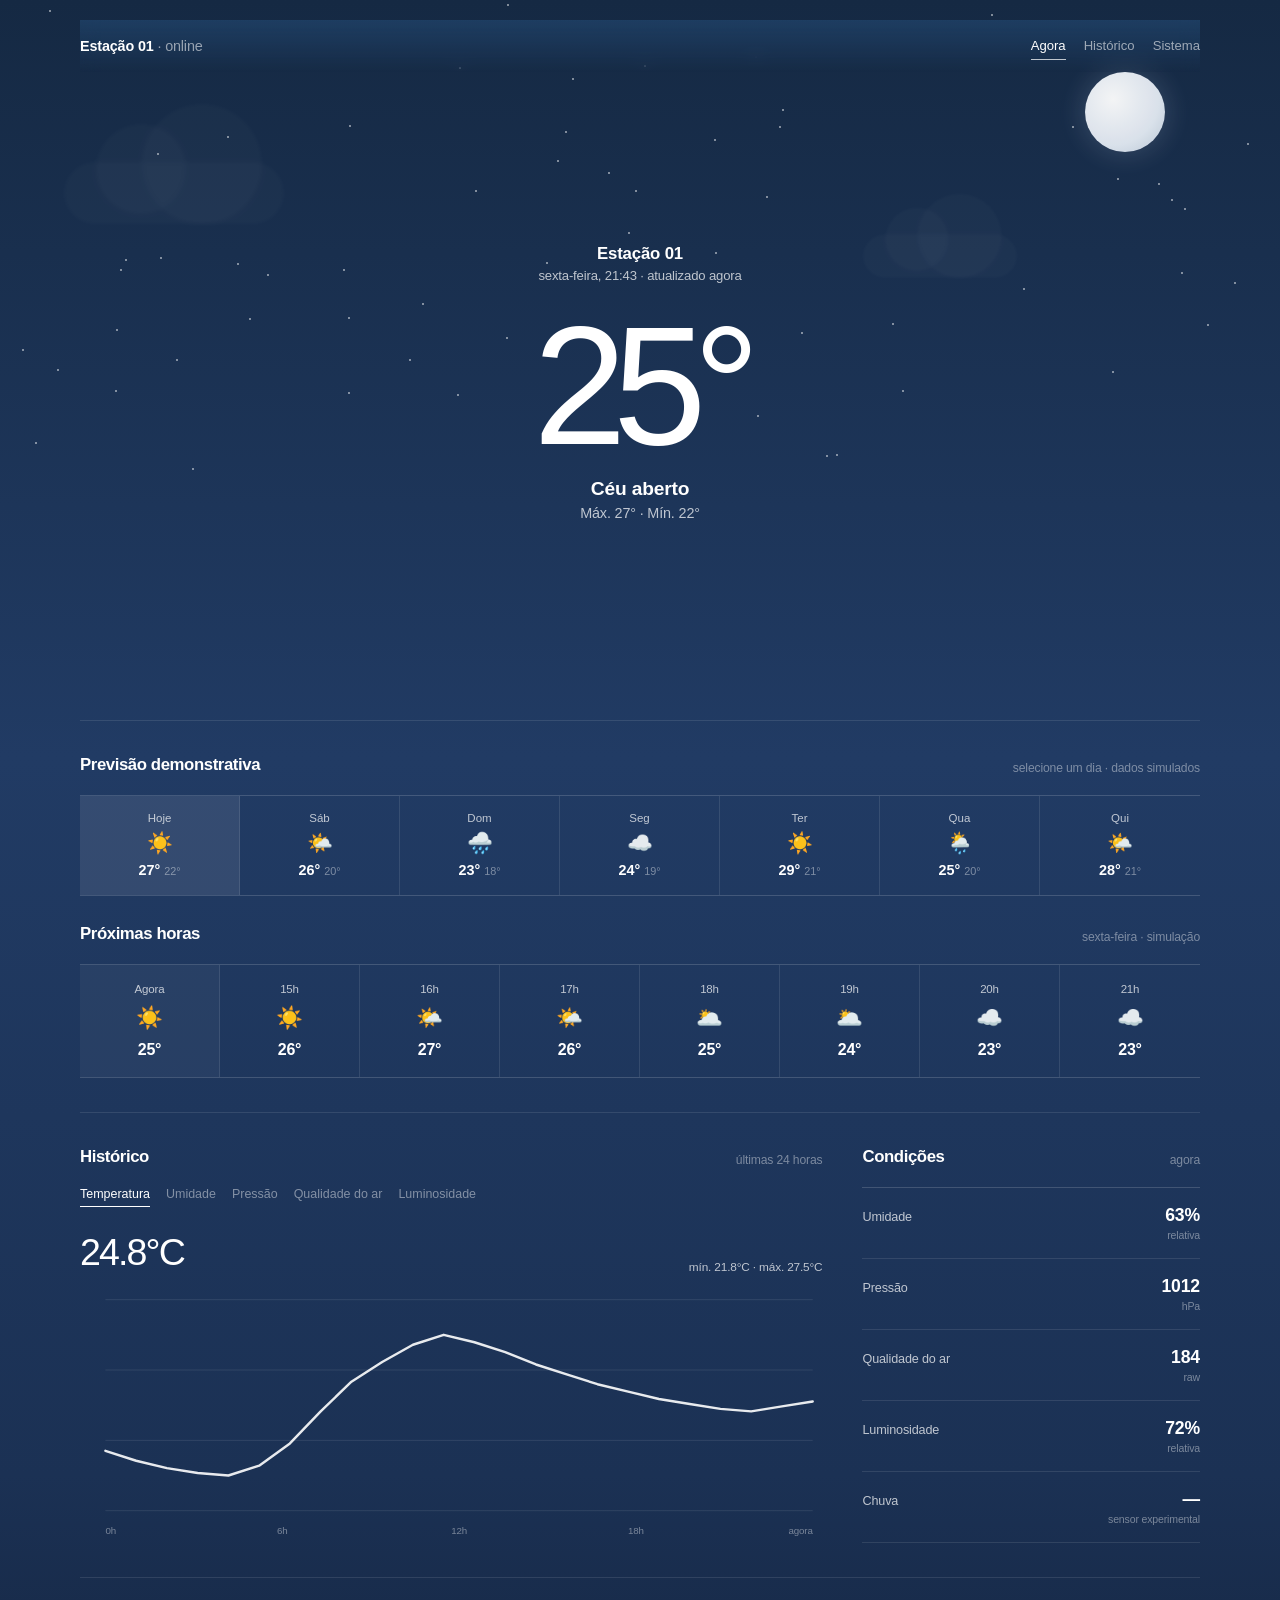
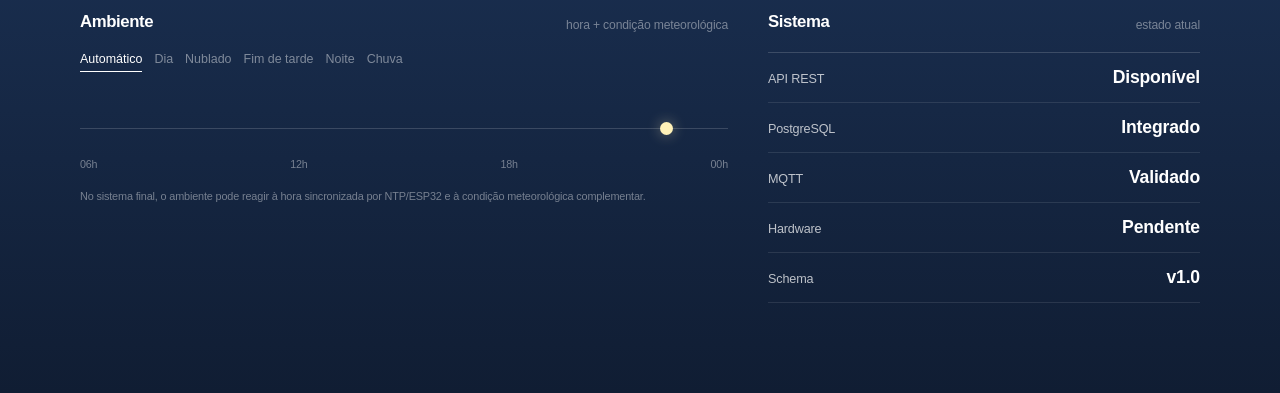
<file: preview/index.html>
<!doctype html>
<html lang="pt-BR">
<head>
<meta charset="utf-8">
<meta name="viewport" content="width=device-width,initial-scale=1,viewport-fit=cover">
<title>Estação Meteorológica — Preview refinado</title>
<style>
:root{
  --fg:#fff;
  --muted:rgba(255,255,255,.72);
  --faint:rgba(255,255,255,.42);
  --line:rgba(255,255,255,.16);
  --softline:rgba(255,255,255,.10);
  --panel:rgba(255,255,255,.08);
  --font:-apple-system,BlinkMacSystemFont,"SF Pro Display","SF Pro Text","Segoe UI",Arial,sans-serif;
  --mx:0;--my:0;
}
*{box-sizing:border-box}
html{scroll-behavior:smooth}
body{
  margin:0;min-height:100vh;color:var(--fg);font-family:var(--font);
  background:linear-gradient(180deg,#69c7ff 0%,#4da6f4 36%,#2f77bf 75%,#1f568f 100%);
  overflow-x:hidden;transition:background 1s ease;
  letter-spacing:-.01em;
}
body.cloudy{background:linear-gradient(180deg,#a7c5d8 0%,#779bb5 38%,#58758f 76%,#3d566f 100%)}
body.sunset{background:linear-gradient(180deg,#f2b07c 0%,#d17e91 37%,#756b9b 70%,#3b4d75 100%)}
body.night{background:linear-gradient(180deg,#152943 0%,#213b64 38%,#1b3154 74%,#101d33 100%)}
body.rain{background:linear-gradient(180deg,#7b91a2 0%,#5b7286 40%,#40566a 76%,#2b3d50 100%)}

.ambient{position:fixed;inset:0;pointer-events:none;overflow:hidden}
.sun,.moon{position:absolute;right:9vw;top:8vh;border-radius:50%;transition:opacity .9s;transform:translate(calc(var(--mx)*-10px),calc(var(--my)*-8px))}
.sun{width:132px;height:132px;background:radial-gradient(circle,#fff7c6 0 24%,#ffe88d 45%,rgba(255,231,150,.12) 68%,transparent 71%)}
.moon{width:80px;height:80px;background:radial-gradient(circle at 35% 34%,#fff,#e4ebf4 62%,#c2cfdd);box-shadow:0 0 32px rgba(225,236,255,.20);opacity:0}
.stars{position:absolute;inset:0;opacity:0;transition:opacity .9s}
.star{position:absolute;width:2px;height:2px;border-radius:50%;background:#fff;opacity:.65}
.cloud{position:absolute;width:220px;height:62px;border-radius:60px;background:rgba(255,255,255,.16);filter:blur(2px);opacity:.14;animation:drift 30s ease-in-out infinite alternate}
.cloud:before,.cloud:after{content:"";position:absolute;border-radius:50%;background:inherit}
.cloud:before{width:90px;height:90px;left:32px;top:-38px}.cloud:after{width:120px;height:120px;right:22px;top:-58px}
.c1{left:5vw;top:18vh}.c2{right:18vw;top:25vh;transform:scale(.7)}
.rainfx{position:absolute;inset:-15%;opacity:0;background:repeating-linear-gradient(112deg,transparent 0 28px,rgba(255,255,255,.06) 29px 30px,transparent 31px 56px);animation:rain .9s linear infinite}
@keyframes drift{from{margin-left:-25px}to{margin-left:35px}}@keyframes rain{to{background-position:50px 120px}}
body.night .sun{opacity:0}body.night .moon,body.night .stars{opacity:.95}body.cloudy .cloud,body.rain .cloud{opacity:.78}body.sunset .cloud{opacity:.38}body.rain .rainfx{opacity:1}

.shell{width:min(1120px,calc(100% - 28px));margin:auto;position:relative;z-index:1;padding:20px 0 56px}
header{
  position:sticky;top:0;z-index:10;display:flex;justify-content:space-between;align-items:center;
  padding:12px 0;background:linear-gradient(180deg,rgba(57,126,192,.24),transparent);backdrop-filter:blur(8px)
}
.brand{font-size:.9rem;font-weight:600}.brand span{opacity:.55;font-weight:400}
nav{display:flex;gap:18px}
nav button{border:0;background:none;color:rgba(255,255,255,.58);font:inherit;font-size:.82rem;padding:6px 0;cursor:pointer;border-bottom:1px solid transparent}
nav button.on{color:#fff;border-bottom-color:rgba(255,255,255,.72)}

.hero{
  min-height:72vh;display:flex;flex-direction:column;justify-content:center;align-items:center;
  padding:5vh 0 8vh;text-align:center;
}
.place{font-size:1.05rem;font-weight:600;margin-bottom:4px}
.meta{font-size:.82rem;color:var(--muted)}
.temp{font-size:clamp(6.4rem,15vw,10.5rem);font-weight:180;letter-spacing:-.08em;line-height:.9;margin:28px 0 16px}
.condition{font-size:1.2rem;font-weight:600}
.hilo{font-size:.9rem;color:var(--muted);margin-top:5px}

.section{padding:34px 0;border-top:1px solid var(--softline)}
.section-head{display:flex;justify-content:space-between;align-items:end;gap:24px;margin-bottom:20px}
.section-head h2{margin:0;font-size:1.05rem;font-weight:620;letter-spacing:-.025em}
.section-head p{margin:0;color:var(--faint);font-size:.76rem}

.days{
  display:grid;grid-template-columns:repeat(7,1fr);border-top:1px solid var(--line);border-bottom:1px solid var(--line);
  margin-bottom:28px;overflow-x:auto
}
.day-btn{
  min-width:92px;border:0;border-right:1px solid var(--softline);background:transparent;color:var(--fg);
  font:inherit;padding:16px 10px;cursor:pointer;text-align:center;transition:background .18s ease,transform .18s ease
}
.day-btn:last-child{border-right:0}
.day-btn:hover{background:rgba(255,255,255,.045)}
.day-btn.on{background:rgba(255,255,255,.09)}
.day-btn .day-name{display:block;font-size:.72rem;color:var(--muted);margin-bottom:7px}
.day-btn .day-icon{display:block;font-size:1.3rem;margin-bottom:6px}
.day-btn .day-temp{font-size:.9rem;font-weight:600}
.day-btn .day-min{font-size:.68rem;color:var(--faint);margin-left:4px}

.hourly{
  display:grid;grid-template-columns:repeat(8,1fr);gap:0;border-top:1px solid var(--line);border-bottom:1px solid var(--line)
}
.hour{padding:18px 10px;text-align:center;border-right:1px solid var(--softline)}
.hour:last-child{border-right:0}
.hour .time{font-size:.72rem;color:var(--muted)}
.hour .icon{font-size:1.35rem;margin:10px 0}
.hour .deg{font-size:1rem;font-weight:600}
.hour.now{background:rgba(255,255,255,.045)}

.content{
  display:grid;grid-template-columns:minmax(0,1.65fr) minmax(260px,.75fr);gap:40px;align-items:start
}
.metric-tabs{display:flex;gap:16px;flex-wrap:wrap;margin-bottom:24px}
.metric-tabs button{
  border:0;background:none;color:rgba(255,255,255,.45);padding:0 0 5px;font:inherit;font-size:.78rem;cursor:pointer;border-bottom:1px solid transparent
}
.metric-tabs button.on{color:#fff;border-bottom-color:#fff}
.chart-head{display:flex;justify-content:space-between;align-items:end;gap:20px;margin-bottom:12px}
.chart-value{font-size:2.35rem;font-weight:450;letter-spacing:-.05em}
.chart-stats{font-size:.74rem;color:var(--muted)}
svg{display:block;width:100%;height:auto;touch-action:none}

.side-list{border-top:1px solid var(--line)}
.row{
  display:grid;grid-template-columns:1fr auto;align-items:baseline;gap:24px;
  padding:17px 0;border-bottom:1px solid var(--softline)
}
.row .label{font-size:.79rem;color:var(--muted)}
.row .value{font-size:1.1rem;font-weight:600;text-align:right}
.row .sub{display:block;font-size:.66rem;font-weight:400;color:var(--faint);margin-top:3px}

.system-grid{display:grid;grid-template-columns:1.2fr .8fr;gap:40px}
.switch{display:flex;gap:12px;flex-wrap:wrap;margin-bottom:26px}
.switch button{
  border:0;background:none;color:rgba(255,255,255,.45);font:inherit;font-size:.78rem;padding:0 0 5px;cursor:pointer;border-bottom:1px solid transparent
}
.switch button.on{color:#fff;border-bottom-color:#fff}
.timeline{height:72px;position:relative}
.timeline:before{content:"";position:absolute;left:0;right:0;top:30px;height:1px;background:var(--line)}
.marker{position:absolute;top:24px;width:13px;height:13px;border-radius:50%;background:#fff2b9;box-shadow:0 0 14px rgba(255,237,178,.42)}
.labels{position:absolute;left:0;right:0;bottom:0;display:flex;justify-content:space-between;font-size:.67rem;color:var(--faint)}
.system-list{border-top:1px solid var(--line)}
.system-list .row{padding:14px 0}

.note{margin-top:18px;font-size:.68rem;line-height:1.55;color:var(--faint)}
.tip{
  position:fixed;pointer-events:none;z-index:20;opacity:0;transform:translate(-50%,-125%);
  padding:7px 9px;border-radius:9px;background:rgba(8,30,58,.78);border:1px solid rgba(255,255,255,.15);
  font-size:.7rem;backdrop-filter:blur(10px)
}
.tip.show{opacity:1}

@media(max-width:820px){
  .content,.system-grid{grid-template-columns:1fr;gap:28px}
  .days{grid-template-columns:repeat(7,92px)}
  .hourly{grid-template-columns:repeat(8,82px);overflow-x:auto}
}
@media(max-width:620px){
  .shell{width:calc(100% - 22px)}
  header{align-items:flex-start}
  nav{gap:12px}
  .hero{min-height:68vh}
  .section{padding:28px 0}
  .section-head{align-items:flex-start;flex-direction:column;gap:4px}
  .chart-head{align-items:flex-start;flex-direction:column;gap:4px}
}
</style>
</head>
<body>
<div class="ambient"><div class="sun"></div><div class="moon"></div><div class="stars" id="stars"></div><div class="cloud c1"></div><div class="cloud c2"></div><div class="rainfx"></div></div>
<div class="tip" id="tip"></div>

<main class="shell">
<header>
  <div class="brand">Estação 01 <span>· online</span></div>
  <nav><button class="on" data-to="hero">Agora</button><button data-to="history">Histórico</button><button data-to="system">Sistema</button></nav>
</header>

<section class="hero" id="hero">
  <div class="place">Estação 01</div>
  <div class="meta" id="meta">sexta-feira, 14:00 · atualizado agora</div>
  <div class="temp" id="heroTemp">25°</div>
  <div class="condition" id="condition">Céu aberto</div>
  <div class="hilo" id="heroHilo">Máx. 27° · Mín. 22°</div>
</section>

<section class="section">
  <div class="section-head"><h2>Previsão demonstrativa</h2><p>selecione um dia · dados simulados</p></div>
  <div class="days" id="days"></div>

  <div class="section-head"><h2 id="hourlyTitle">Próximas horas</h2><p id="hourlyCaption">sexta-feira · simulação</p></div>
  <div class="hourly" id="hourly"></div>
</section>

<section class="section content" id="history">
  <div>
    <div class="section-head"><h2>Histórico</h2><p>últimas 24 horas</p></div>
    <div class="metric-tabs" id="tabs"></div>
    <div class="chart-head"><div class="chart-value" id="chartValue">24.8°C</div><div class="chart-stats" id="chartStats"></div></div>
    <svg id="chart" viewBox="0 0 760 260"></svg>
  </div>
  <aside>
    <div class="section-head"><h2>Condições</h2><p>agora</p></div>
    <div class="side-list">
      <div class="row"><div class="label">Umidade</div><div class="value" id="humidityValue">63%<span class="sub">relativa</span></div></div>
      <div class="row"><div class="label">Pressão</div><div class="value" id="pressureValue">1012<span class="sub">hPa</span></div></div>
      <div class="row"><div class="label">Qualidade do ar</div><div class="value" id="airValue">184<span class="sub">raw</span></div></div>
      <div class="row"><div class="label">Luminosidade</div><div class="value" id="lightValue">72%<span class="sub">relativa</span></div></div>
      <div class="row"><div class="label">Chuva</div><div class="value" id="rainValue">—<span class="sub">sensor experimental</span></div></div>
    </div>
  </aside>
</section>

<section class="section system-grid" id="system">
  <div>
    <div class="section-head"><h2>Ambiente</h2><p>hora + condição meteorológica</p></div>
    <div class="switch" id="switch">
      <button class="on" data-w="auto">Automático</button><button data-w="">Dia</button><button data-w="cloudy">Nublado</button><button data-w="sunset">Fim de tarde</button><button data-w="night">Noite</button><button data-w="rain">Chuva</button>
    </div>
    <div class="timeline"><div class="marker" id="marker"></div><div class="labels"><span>06h</span><span>12h</span><span>18h</span><span>00h</span></div></div>
    <div class="note">No sistema final, o ambiente pode reagir à hora sincronizada por NTP/ESP32 e à condição meteorológica complementar.</div>
  </div>
  <aside>
    <div class="section-head"><h2>Sistema</h2><p>estado atual</p></div>
    <div class="system-list">
      <div class="row"><div class="label">API REST</div><div class="value">Disponível</div></div>
      <div class="row"><div class="label">PostgreSQL</div><div class="value">Integrado</div></div>
      <div class="row"><div class="label">MQTT</div><div class="value">Validado</div></div>
      <div class="row"><div class="label">Hardware</div><div class="value">Pendente</div></div>
      <div class="row"><div class="label">Schema</div><div class="value">v1.0</div></div>
    </div>
  </aside>
</section>
</main>

<script>
const R=document.documentElement;
addEventListener("pointermove",e=>{
  R.style.setProperty("--mx",(e.clientX/innerWidth-.5).toFixed(3));
  R.style.setProperty("--my",(e.clientY/innerHeight-.5).toFixed(3));
});

const stars=document.getElementById("stars");
for(let i=0;i<60;i++){
  const s=document.createElement("i");
  s.className="star";
  s.style.left=Math.random()*100+"%";
  s.style.top=Math.random()*55+"%";
  stars.appendChild(s);
}

document.querySelectorAll("nav button").forEach(b=>b.onclick=()=>{
  document.querySelectorAll("nav button").forEach(x=>x.classList.remove("on"));
  b.classList.add("on");
  document.getElementById(b.dataset.to).scrollIntoView({behavior:"smooth"});
});

const BASE={
  temperature_c:["Temperatura","°C",1,[22.8,22.4,22.1,21.9,21.8,22.2,23.1,24.4,25.6,26.4,27.1,27.5,27.2,26.8,26.3,25.9,25.5,25.2,24.9,24.7,24.5,24.4,24.6,24.8]],
  humidity_pct:["Umidade","%",0,[71,73,74,75,76,74,71,68,64,60,57,55,54,55,57,59,61,62,63,64,65,65,64,63]],
  pressure_hpa:["Pressão"," hPa",0,[1014,1014,1014,1013,1013,1013,1013,1012,1012,1012,1011,1011,1011,1011,1012,1012,1012,1012,1012,1013,1013,1013,1012,1012]],
  air_quality_raw:["Qualidade do ar"," raw",0,[168,170,171,169,166,165,170,176,180,184,190,194,197,192,188,185,182,180,179,181,183,185,184,184]],
  luminosity_pct:["Luminosidade","%",0,[2,1,1,1,2,8,20,38,56,69,78,84,87,83,77,68,55,41,28,17,9,5,3,2]]
};

const DAYS=[
  {name:"Hoje",full:"sexta-feira",icon:"☀️",condition:"Céu aberto",theme:"",now:25,max:27,min:22,humidity:63,pressure:1012,air:184,light:72,rain:null,shift:0,hours:[["Agora","☀️",25],["15h","☀️",26],["16h","🌤️",27],["17h","🌤️",26],["18h","🌥️",25],["19h","🌥️",24],["20h","☁️",23],["21h","☁️",23]]},
  {name:"Sáb",full:"sábado",icon:"🌤️",condition:"Parcialmente nublado",theme:"cloudy",now:24,max:26,min:20,humidity:67,pressure:1011,air:176,light:61,rain:null,shift:-1.4,hours:[["08h","🌤️",21],["10h","🌤️",23],["12h","☀️",25],["14h","☀️",26],["16h","🌤️",25],["18h","🌥️",23],["20h","☁️",22],["22h","☁️",21]]},
  {name:"Dom",full:"domingo",icon:"🌧️",condition:"Chuva",theme:"rain",now:21,max:23,min:18,humidity:82,pressure:1008,air:158,light:34,rain:"detectada",shift:-3.2,hours:[["08h","☁️",19],["10h","🌧️",20],["12h","🌧️",21],["14h","🌧️",23],["16h","🌦️",22],["18h","☁️",21],["20h","☁️",20],["22h","☁️",19]]},
  {name:"Seg",full:"segunda-feira",icon:"☁️",condition:"Nublado",theme:"cloudy",now:22,max:24,min:19,humidity:75,pressure:1010,air:169,light:44,rain:null,shift:-2.2,hours:[["08h","☁️",19],["10h","☁️",20],["12h","☁️",22],["14h","🌥️",24],["16h","🌥️",23],["18h","☁️",22],["20h","☁️",21],["22h","☁️",20]]},
  {name:"Ter",full:"terça-feira",icon:"☀️",condition:"Céu aberto",theme:"",now:27,max:29,min:21,humidity:56,pressure:1013,air:191,light:83,rain:null,shift:1.8,hours:[["08h","☀️",22],["10h","☀️",24],["12h","☀️",27],["14h","☀️",29],["16h","☀️",28],["18h","🌤️",26],["20h","🌤️",24],["22h","🌙",22]]},
  {name:"Qua",full:"quarta-feira",icon:"🌦️",condition:"Pancadas de chuva",theme:"rain",now:23,max:25,min:20,humidity:79,pressure:1009,air:162,light:48,rain:"detectada",shift:-1.1,hours:[["08h","🌥️",20],["10h","🌦️",21],["12h","🌦️",23],["14h","🌧️",25],["16h","🌦️",24],["18h","☁️",23],["20h","☁️",22],["22h","☁️",21]]},
  {name:"Qui",full:"quinta-feira",icon:"🌤️",condition:"Sol entre nuvens",theme:"cloudy",now:26,max:28,min:21,humidity:62,pressure:1012,air:181,light:69,rain:null,shift:.8,hours:[["08h","🌤️",21],["10h","🌤️",23],["12h","☀️",26],["14h","☀️",28],["16h","🌤️",27],["18h","🌥️",25],["20h","☁️",23],["22h","☁️",22]]}
];

let selectedDay=0;
let active="temperature_c";
let pts=[];
let D={};

function scaledDataset(base,dayIndex){
  const day=DAYS[dayIndex];
  const tempShift=day.shift;
  const humShift=day.humidity-DAYS[0].humidity;
  const pressureShift=day.pressure-DAYS[0].pressure;
  const airShift=day.air-DAYS[0].air;
  const lightScale=Math.max(.35,day.light/DAYS[0].light);

  return {
    temperature_c:[base.temperature_c[0],base.temperature_c[1],base.temperature_c[2],base.temperature_c[3].map(v=>+(v+tempShift).toFixed(1))],
    humidity_pct:[base.humidity_pct[0],base.humidity_pct[1],base.humidity_pct[2],base.humidity_pct[3].map(v=>Math.max(0,Math.min(100,Math.round(v+humShift))))],
    pressure_hpa:[base.pressure_hpa[0],base.pressure_hpa[1],base.pressure_hpa[2],base.pressure_hpa[3].map(v=>Math.round(v+pressureShift))],
    air_quality_raw:[base.air_quality_raw[0],base.air_quality_raw[1],base.air_quality_raw[2],base.air_quality_raw[3].map(v=>Math.max(0,Math.round(v+airShift)))],
    luminosity_pct:[base.luminosity_pct[0],base.luminosity_pct[1],base.luminosity_pct[2],base.luminosity_pct[3].map(v=>Math.max(0,Math.min(100,Math.round(v*lightScale))))],
  };
}

function renderDays(){
  const el=document.getElementById("days");
  el.innerHTML="";
  DAYS.forEach((d,i)=>{
    const b=document.createElement("button");
    b.className="day-btn"+(i===selectedDay?" on":"");
    b.type="button";
    b.innerHTML='<span class="day-name">'+d.name+'</span><span class="day-icon">'+d.icon+'</span><span class="day-temp">'+d.max+'°</span><span class="day-min">'+d.min+'°</span>';
    b.onclick=()=>selectDay(i);
    el.appendChild(b);
  });
}

function renderHours(){
  const day=DAYS[selectedDay];
  const el=document.getElementById("hourly");
  el.innerHTML="";
  day.hours.forEach((h,i)=>{
    const div=document.createElement("div");
    div.className="hour"+(i===0?" now":"");
    div.innerHTML='<div class="time">'+h[0]+'</div><div class="icon">'+h[1]+'</div><div class="deg">'+h[2]+'°</div>';
    el.appendChild(div);
  });
  document.getElementById("hourlyTitle").textContent=selectedDay===0?"Próximas horas":"Ao longo do dia";
  document.getElementById("hourlyCaption").textContent=day.full+" · simulação";
}

function renderConditions(){
  const d=DAYS[selectedDay];
  document.getElementById("humidityValue").innerHTML=d.humidity+'%<span class="sub">relativa</span>';
  document.getElementById("pressureValue").innerHTML=d.pressure+'<span class="sub">hPa</span>';
  document.getElementById("airValue").innerHTML=d.air+'<span class="sub">raw</span>';
  document.getElementById("lightValue").innerHTML=d.light+'%<span class="sub">relativa</span>';
  document.getElementById("rainValue").innerHTML=(d.rain?d.rain:"—")+'<span class="sub">sensor experimental</span>';
}

function updateHero(){
  const d=DAYS[selectedDay];
  document.getElementById("heroTemp").textContent=d.now+"°";
  document.getElementById("condition").textContent=d.condition;
  document.getElementById("heroHilo").textContent="Máx. "+d.max+"° · Mín. "+d.min+"°";
  if(selectedDay===0){ clock(); }
  else{
    document.getElementById("meta").textContent=d.full+" · demonstração simulada";
  }
}

function selectDay(i){
  selectedDay=i;
  D=scaledDataset(BASE,selectedDay);
  renderDays();
  renderHours();
  renderConditions();
  updateHero();
  renderTabs();
  renderChart();
  setTheme(DAYS[selectedDay].theme,true);
}

function renderTabs(){
  const c=document.getElementById("tabs");
  c.innerHTML="";
  Object.entries(D).forEach(([k,v])=>{
    const b=document.createElement("button");
    b.type="button";
    b.textContent=v[0];
    if(k===active)b.className="on";
    b.onclick=()=>{active=k;renderTabs();renderChart()};
    c.appendChild(b);
  });
}

function renderChart(){
  const [name,u,dec,v]=D[active],W=760,H=260,p={l:26,r:10,t:14,b:30};
  const mn=Math.min(...v),mx=Math.max(...v),sp=Math.max(mx-mn,2),lo=mn-sp*.25,hi=mx+sp*.25;
  const x=i=>p.l+i*(W-p.l-p.r)/(v.length-1),y=n=>p.t+(hi-n)*(H-p.t-p.b)/(hi-lo);
  pts=v.map((n,i)=>({x:x(i),y:y(n),v:n,i}));
  const line=pts.map(q=>q.x+","+q.y).join(" ");
  let grid="";
  for(let i=0;i<4;i++){const yy=p.t+i*(H-p.t-p.b)/3;grid+='<line x1="'+p.l+'" y1="'+yy+'" x2="'+(W-p.r)+'" y2="'+yy+'" stroke="rgba(255,255,255,.10)"/>'}
  const labs=["0h","6h","12h","18h","agora"].map((z,i)=>'<text x="'+(p.l+i*(W-p.l-p.r)/4)+'" y="'+(H-6)+'" fill="rgba(255,255,255,.42)" font-size="10" text-anchor="'+(i===0?"start":i===4?"end":"middle")+'">'+z+'</text>').join("");
  document.getElementById("chart").innerHTML=grid+'<polyline points="'+line+'" fill="none" stroke="rgba(255,255,255,.9)" stroke-width="2.5" stroke-linecap="round" stroke-linejoin="round"/><line id="cross" y1="'+p.t+'" y2="'+(H-p.b)+'" stroke="rgba(255,255,255,.35)" opacity="0"/><circle id="focus" r="4.5" fill="#fff" opacity="0"/>'+labs;
  document.getElementById("chartValue").textContent=v.at(-1).toFixed(dec)+u;
  document.getElementById("chartStats").textContent="mín. "+mn.toFixed(dec)+u+" · máx. "+mx.toFixed(dec)+u;
}

function move(e){
  const chart=document.getElementById("chart");
  const r=chart.getBoundingClientRect();
  const cx=e.touches?e.touches[0].clientX:e.clientX;
  const cy=e.touches?e.touches[0].clientY:e.clientY;
  const sx=(cx-r.left)*760/r.width;
  const q=pts.reduce((a,b)=>Math.abs(b.x-sx)<Math.abs(a.x-sx)?b:a);
  const d=D[active],cross=document.getElementById("cross"),focus=document.getElementById("focus"),tip=document.getElementById("tip");
  cross.setAttribute("x1",q.x);cross.setAttribute("x2",q.x);cross.setAttribute("opacity","1");
  focus.setAttribute("cx",q.x);focus.setAttribute("cy",q.y);focus.setAttribute("opacity","1");
  tip.textContent=String(q.i).padStart(2,"0")+"h · "+q.v.toFixed(d[2])+d[1];
  tip.style.left=cx+"px";tip.style.top=cy+"px";tip.classList.add("show");
}
function leave(){
  document.getElementById("tip").classList.remove("show");
  document.getElementById("cross")?.setAttribute("opacity","0");
  document.getElementById("focus")?.setAttribute("opacity","0");
}
const chart=document.getElementById("chart");
chart.addEventListener("mousemove",move);
chart.addEventListener("mouseleave",leave);
chart.addEventListener("touchmove",e=>{e.preventDefault();move(e)},{passive:false});
chart.addEventListener("touchend",leave);

function setTheme(n,fromDay=false){
  document.body.className=n;
  if(!fromDay){
    const labels={cloudy:"Nublado",sunset:"Fim de tarde",night:"Céu limpo",rain:"Chuva"};
    document.getElementById("condition").textContent=labels[n]||"Céu aberto";
  }
}
function auto(){
  if(selectedDay!==0){setTheme(DAYS[selectedDay].theme,true);return}
  const h=new Date().getHours();
  setTheme(h>=5&&h<8?"sunset":h>=8&&h<17?"":h>=17&&h<19?"sunset":"night",true);
}
document.querySelectorAll("#switch button").forEach(b=>b.onclick=()=>{
  document.querySelectorAll("#switch button").forEach(x=>x.classList.remove("on"));
  b.classList.add("on");
  b.dataset.w==="auto"?auto():setTheme(b.dataset.w,false);
});

function clock(){
  const n=new Date();
  if(selectedDay===0){
    document.getElementById("meta").textContent=new Intl.DateTimeFormat("pt-BR",{weekday:"long",hour:"2-digit",minute:"2-digit"}).format(n)+" · atualizado agora";
  }
  const m=n.getHours()*60+n.getMinutes();
  document.getElementById("marker").style.left="calc("+Math.max(3,Math.min(95,m/1440*100))+"% - 6px)";
}

D=scaledDataset(BASE,0);
renderDays();
renderHours();
renderConditions();
updateHero();
renderTabs();
renderChart();
auto();
clock();
setInterval(clock,30000);
</script>
</body>
</html>
</file>
